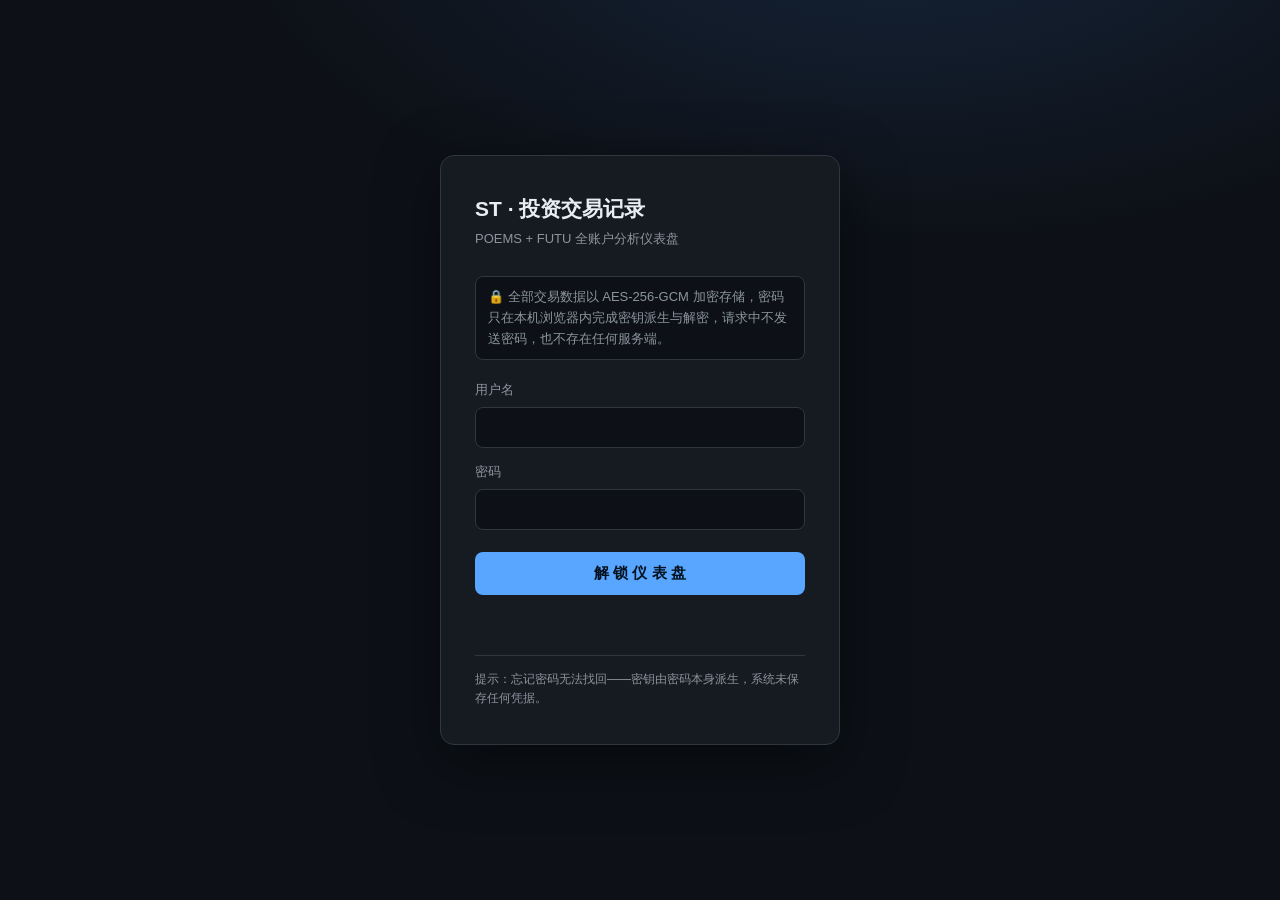
<file: index.html>
<!DOCTYPE html>
<html lang="zh-CN">
<head>
<meta charset="UTF-8">
<meta http-equiv="refresh" content="0; url=login.html">
<title>ST — 重定向</title>
</head>
<body>
<p>正在跳转到登录页… 若未跳转请点击 <a href="login.html">这里</a>。</p>
</body>
</html>
</file>
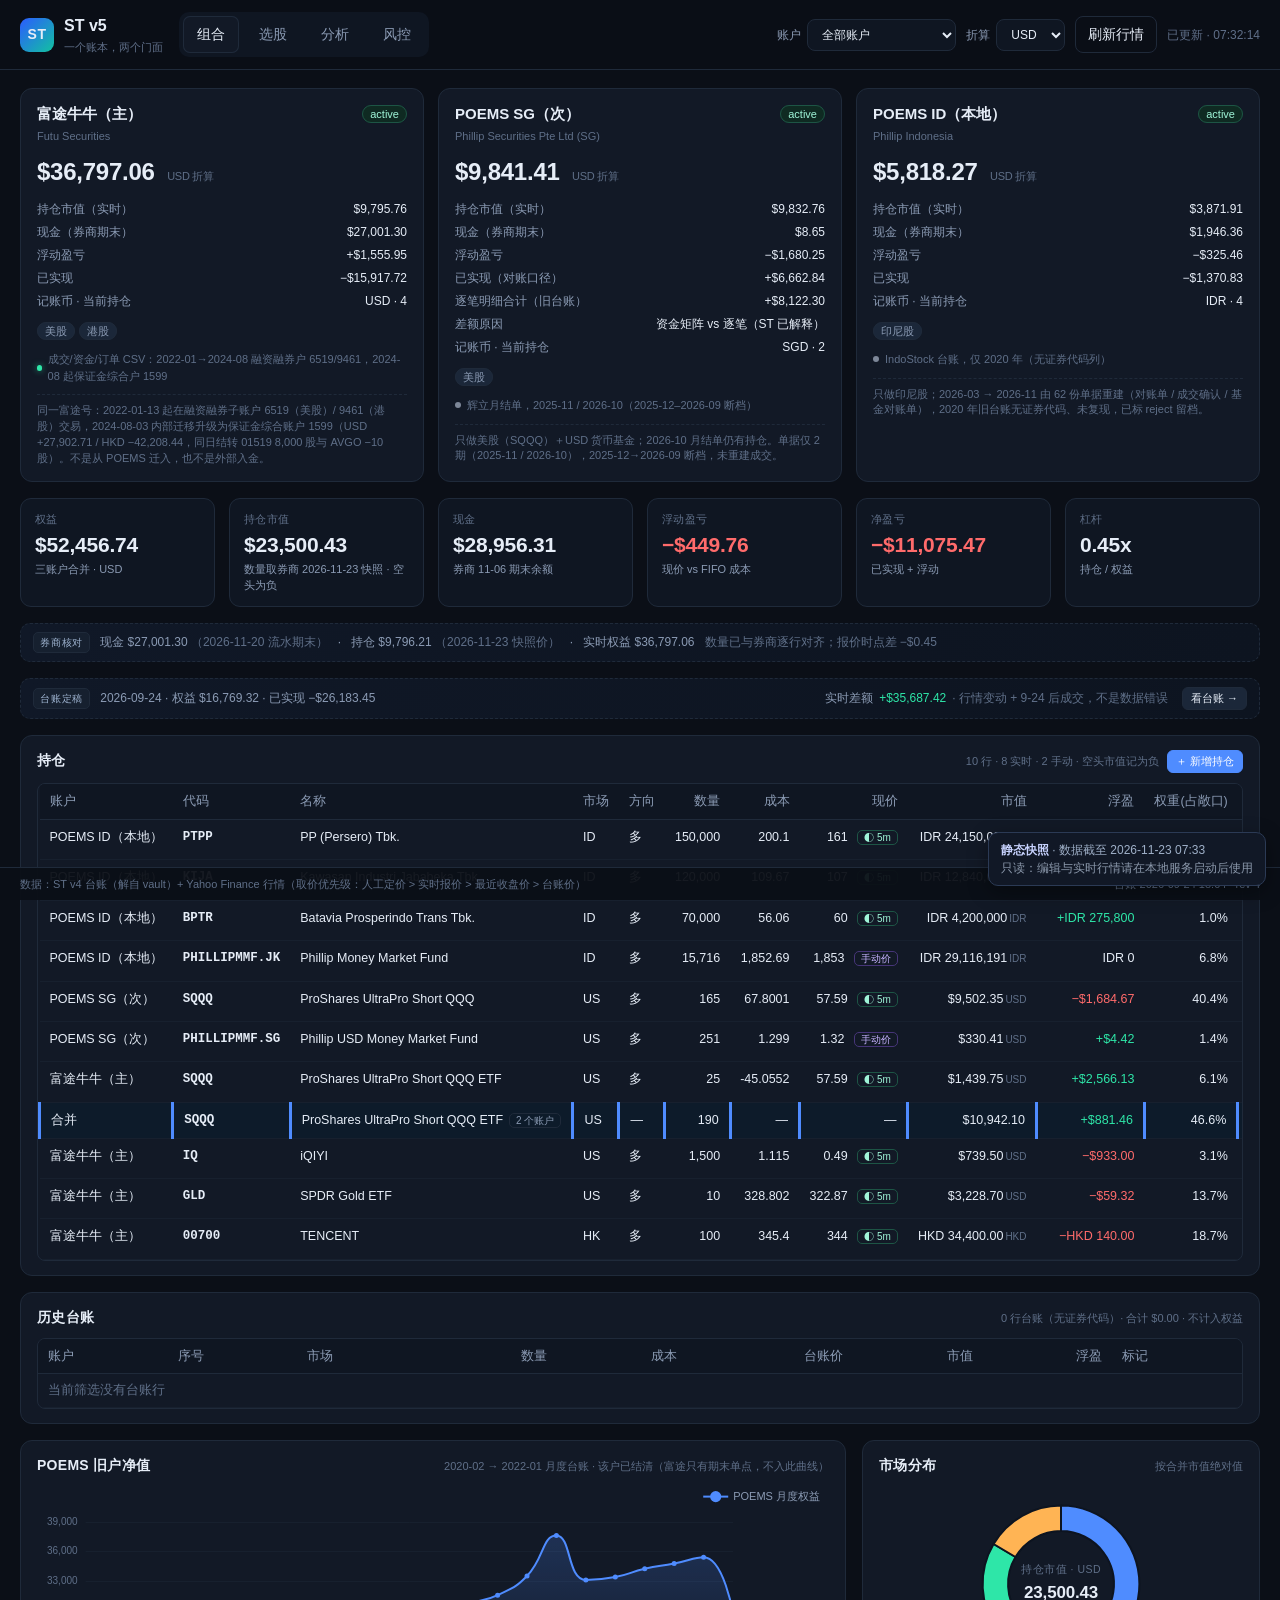
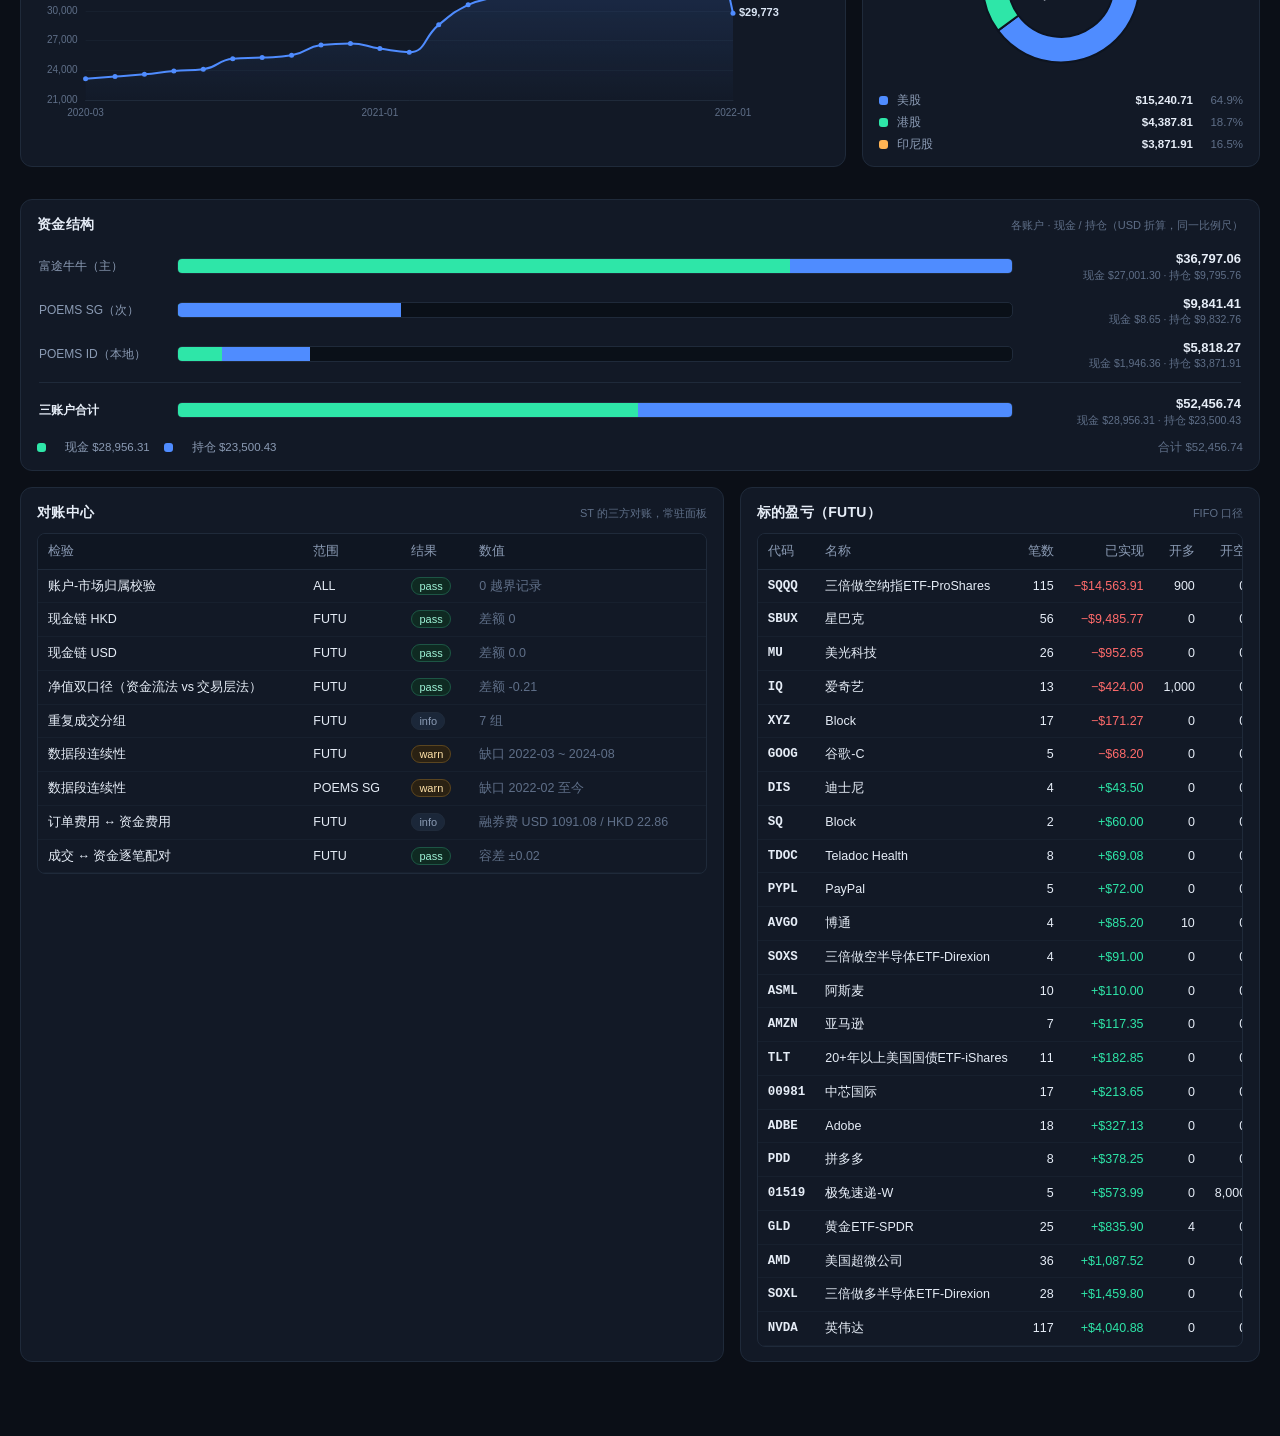
<file: docs/index.html>
<!DOCTYPE html>
<html lang="zh-CN">
<head>
<meta charset="utf-8">
<meta name="viewport" content="width=device-width, initial-scale=1">
<title>ST v5 · 一个账本，两个门面</title>
<link rel="icon" href="data:image/svg+xml,%3Csvg xmlns='http://www.w3.org/2000/svg' viewBox='0 0 32 32'%3E%3Crect width='32' height='32' rx='8' fill='%232b5cff'/%3E%3Ctext x='16' y='22' font-size='16' font-family='Arial' font-weight='700' fill='white' text-anchor='middle'%3EST%3C/text%3E%3C/svg%3E">
<link rel="stylesheet" href="style.css?v=97">
</head>
<body>
<header class="topbar">
  <div class="brand">
    <div class="logo">ST</div>
    <div class="brand-text">
      <h1>ST v5</h1>
      <p>一个账本，两个门面</p>
    </div>
  </div>

  <nav class="tabs" id="tabs">
    <button data-view="portfolio" class="active">组合</button>
    <button data-view="discover">选股</button>
    <button data-view="analysis">分析</button>
    <button data-view="risk">风控</button>
  </nav>

  <div class="tools">
    <label class="sel"><span>账户</span>
      <select id="accountSel">
        <option value="all">全部账户</option>
      </select>
    </label>
    <label class="sel"><span>折算</span>
      <select id="baseSel">
        <option value="USD">USD</option>
        <option value="SGD">SGD</option>
        <option value="IDR">IDR</option>
      </select>
    </label>
    <button id="refreshBtn" class="ghost">刷新行情</button>
    <span class="status" id="status">载入中…</span>
  </div>
</header>

<div id="banner" class="banner hidden"></div>

<main>
  <!-- ============ 组合 ============ -->
  <section id="view-portfolio" class="view active">
    <div class="cards" id="acctCards"></div>

    <div class="kpis" id="kpis"></div>
    <div class="ledger-strip" id="reconStrip"></div>
    <div class="ledger-strip" id="ledgerStrip"></div>

    <div class="panel">
      <div class="panel-head">
        <h2>持仓</h2>
        <div class="panel-tools">
          <span class="hint" id="posHint"></span>
          <button id="addPosBtn" class="primary btn-mini">＋ 新增持仓</button>
        </div>
      </div>
      <div class="table-wrap">
        <table class="grid" id="posTable">
          <thead>
            <tr>
              <th>账户</th><th>代码</th><th>名称</th><th>市场</th><th>方向</th>
              <th class="num sortable" data-key="qty">数量</th>
              <th class="num sortable" data-key="avg_cost">成本</th>
              <th class="num sortable" data-key="price">现价</th>
              <th class="num sortable" data-key="value_usd">市值</th>
              <th class="num sortable" data-key="pnl_usd">浮盈</th>
              <th class="num sortable" data-key="weight">权重(占敞口)</th>
              <th>风险标注</th><th>操作</th>
            </tr>
          </thead>
          <tbody></tbody>
        </table>
      </div>
    </div>

    <div class="panel">
      <div class="panel-head">
        <h2>历史台账</h2>
        <span class="hint" id="legacyHint"></span>
      </div>
      <div class="table-wrap">
        <table class="grid compact" id="legacyTable">
          <thead>
            <tr><th>账户</th><th>序号</th><th>市场</th><th class="num">数量</th>
            <th class="num">成本</th><th class="num">台账价</th><th class="num">市值</th>
            <th class="num">浮盈</th><th>标记</th></tr>
          </thead>
          <tbody></tbody>
        </table>
      </div>
    </div>

    <div class="viz-grid">
      <div class="panel viz-wide">
        <div class="panel-head"><h2>POEMS 旧户净值</h2><span class="hint">2020-02 → 2022-01 月度台账 · 该户已结清（富途只有期末单点，不入此曲线）</span></div>
        <div id="navChart" class="chart"></div>
      </div>
      <div class="panel">
        <div class="panel-head"><h2>市场分布</h2><span class="hint" id="mktHint">按合并市值绝对值</span></div>
        <div class="donut-wrap">
          <div id="mktChart" class="chart"></div>
          <div class="donut-center" id="mktCenter"></div>
        </div>
        <div id="mktLegend" class="viz-legend"></div>
      </div>
    </div>

    <div class="panel">
      <div class="panel-head"><h2>资金结构</h2><span class="hint" id="mixHint">各账户 · 现金 / 持仓（USD 折算）</span></div>
      <div id="mixChart" class="mix-bars"></div>
      <div id="mixLegend" class="viz-legend inline"></div>
    </div>

    <div class="grid2">
      <div class="panel">
        <div class="panel-head"><h2>对账中心</h2><span class="hint">ST 的三方对账，常驻面板</span></div>
        <div class="table-wrap">
          <table class="grid compact" id="reconTable">
            <thead><tr><th>检验</th><th>范围</th><th>结果</th><th>数值</th></tr></thead>
            <tbody></tbody>
          </table>
        </div>
      </div>
      <div class="panel">
        <div class="panel-head"><h2>标的盈亏（FUTU）</h2><span class="hint">FIFO 口径</span></div>
        <div class="table-wrap">
          <table class="grid compact" id="symTable">
            <thead><tr><th>代码</th><th>名称</th><th class="num">笔数</th><th class="num">已实现</th><th class="num">开多</th><th class="num">开空</th><th class="num">胜率</th></tr></thead>
            <tbody></tbody>
          </table>
        </div>
      </div>
    </div>
  </section>

  <!-- ============ 选股 ============ -->
  <section id="view-discover" class="view">
    <div class="panel">
      <div class="panel-head"><h2>搜索</h2><span class="hint">美股 / 港股 / 印尼股优先，A 股标参考</span></div>
      <div class="search-row">
        <input id="q" type="text" placeholder="代码或名称，例如 AAPL / 腾讯 / BBCA" autocomplete="off">
        <button id="searchBtn">搜索</button>
      </div>
      <div id="searchResults" class="results"></div>
    </div>

    <div class="panel" id="symbolPanel" style="display:none">
      <div class="panel-head"><h2 id="symTitle">单票详情</h2><span class="hint" id="symAsOf"></span></div>
      <div class="kpis small" id="symKpis"></div>
      <div class="grid2">
        <div id="symChart" class="chart"></div>
        <div class="side">
          <div class="sim-box">
            <h3>交易前模拟</h3>
            <div class="sim-row">
              <select id="simAccount"></select>
              <input id="simQty" type="number" min="1" step="1" value="100">
              <button id="simBtn" class="primary">模拟</button>
            </div>
            <div id="simOut" class="sim-out"></div>
          </div>
          <button id="watchBtn" class="ghost wide">加入观察池</button>
        </div>
      </div>
    </div>

    <div class="panel">
      <div class="panel-head">
        <h2>筛选器</h2>
        <span class="hint" id="coverageHint"></span>
      </div>
      <form id="screenForm" class="screen-form">
        <fieldset>
          <legend>市场</legend>
          <label><input type="checkbox" name="market" value="US" checked> 美股</label>
          <label><input type="checkbox" name="market" value="HK" checked> 港股</label>
          <label><input type="checkbox" name="market" value="ID" checked> 印尼股</label>
          <label class="muted"><input type="checkbox" name="market" value="CN"> A股（参考）</label>
        </fieldset>
        <fieldset>
          <legend>条件</legend>
          <label>PE ≤ <input name="pe_max" type="number" step="0.1" placeholder="15"></label>
          <label>PB ≤ <input name="pb_max" type="number" step="0.1" placeholder="1.5"></label>
          <label>股息率 ≥ <input name="div_min" type="number" step="0.1" placeholder="3">%</label>
          <label>ROE ≥ <input name="roe_min" type="number" step="0.1" placeholder="12">%</label>
          <label>市值 ≥ <input name="mcap_min" type="number" step="1" placeholder="10">B</label>
          <label>价格 ≤ <input name="price_max" type="number" step="0.01" placeholder=""></label>
        </fieldset>
        <div class="form-actions">
          <label class="check"><input id="allowMissing" type="checkbox"> 保留缺失字段（默认排除）</label>
          <button type="submit" class="primary">运行筛选</button>
          <button type="button" id="warmBtn" class="ghost">预热数据</button>
          <button type="button" id="exportBtn" class="ghost">导出 CSV</button>
          <span id="warmStatus" class="hint"></span>
        </div>
      </form>
      <div id="screenOut" class="results"></div>
    </div>

    <div class="panel">
      <div class="panel-head"><h2>观察池</h2><span class="hint">只记录想法，不触发下单</span></div>
      <div id="watchList" class="results"></div>
    </div>
  </section>

  <!-- ============ 分析 ============ -->
  <section id="view-analysis" class="view">
    <div class="panel story-panel">
      <div class="panel-head">
        <h2>交易历程 · 风格时间线</h2>
        <div class="panel-tools">
          <span class="hint" id="storyHint">载入中…</span>
        </div>
      </div>
      <div class="kpis small" id="storyKpis"></div>
      <div class="mx-block">
        <div class="mx-block-head">
          <h3>每月成交节奏</h3>
          <span class="hint" id="storyChartHint">柱 = 成交笔数；POEMS SG 旧户为平仓批次</span>
        </div>
        <div id="storyChart" class="chart"></div>
      </div>
      <div class="story-line" id="storyPhases"></div>
      <p class="note-line" id="storyNotes"></p>
    </div>

    <div class="panel">
      <div class="panel-head">
        <h2>交易关键指标</h2>
        <div class="panel-tools">
          <span class="hint" id="mxHint">载入中…</span>
          <button id="mxBtn" class="ghost btn-mini">重算并核对</button>
        </div>
      </div>
      <div class="kpis" id="mxHero"></div>
      <div class="mx-accs" id="mxAccounts"></div>
      <div class="mx-block">
        <div class="mx-block-head">
          <h3>富途 1599 · 券商流水核对</h3>
          <span class="chip info" id="mxStTag">富途 · 资金明细</span>
          <span class="chip ok" id="mxApiTag" style="display:none">API 直连</span>
        </div>
        <div class="table-wrap">
          <table class="grid compact mx-recon" id="mxRecon">
            <thead><tr><th>项目（仅富途）</th><th>券商口径</th><th>系统台账</th><th class="num">差额</th><th>说明</th></tr></thead>
            <tbody></tbody>
          </table>
        </div>
      </div>
      <div class="mx-block">
        <div class="mx-block-head">
          <h3>账户盈亏 · 三账户对账</h3>
          <span class="chip info" id="mxBridgeTag">核对「亏了 5 万」</span>
        </div>
        <div id="bridgeChart" class="chart short"></div>
        <div class="table-wrap">
          <table class="grid compact mx-recon" id="mxBridge">
            <thead><tr><th>账户 / 账户内时期</th><th class="num">金额 USD</th><th>说明 / 证据</th></tr></thead>
            <tbody></tbody>
          </table>
        </div>
        <div class="mx-bridge-note" id="mxBridgeNote"></div>
      </div>
      <div class="mx-block">
        <div class="mx-block-head">
          <h3>亏损差额拆解 · 账簿 → 记忆参照</h3>
          <span class="chip info" id="mxGapTag">记忆 −5 万 只作方向</span>
        </div>
        <div class="table-wrap">
          <table class="grid compact mx-recon" id="mxGap">
            <thead><tr><th>项目</th><th class="num">金额 USD</th><th>性质</th><th>依据 / 凭证</th></tr></thead>
            <tbody></tbody>
          </table>
        </div>
      </div>
      <div class="mx-block">
        <div class="mx-block-head"><h3>资金去向 · 富途 1599</h3><span class="hint">仅富途券商流水，USD 折算，出金/费用为负</span></div>
        <div class="mx-buckets" id="mxBuckets"></div>
      </div>
      <div class="mx-block">
        <div class="mx-block-head">
          <h3>流水明细</h3>
          <div class="panel-tools">
            <span class="hint" id="mxFlowHint">倒序</span>
            <button id="mxFlowMore" class="ghost btn-mini">再看 50 条</button>
          </div>
        </div>
        <div class="table-wrap">
          <table class="grid compact" id="mxFlows">
            <thead><tr><th>时间</th><th>类型 · 代码</th><th class="num">金额</th><th class="num">余额</th><th>币种</th></tr></thead>
            <tbody></tbody>
          </table>
        </div>
      </div>
      <p class="note-line">口径：期间/笔数/已实现来自台账（232 条平仓事件的 FIFO）；出入金、成交笔数、期末现金来自富途 OpenAPI 流水（2024-08-03 → 2026-11-20 07:15）；在手持仓为 2026-11-20 券商快照。<b>富途没有平仓台账，已实现只能用 FIFO 重建</b>；券商现金口径的累计盈亏含费用、利息、股息与在手持仓浮盈变动，两者不可互相替代。</p>
    </div>

    <div class="panel">
      <div class="panel-head">
        <h2>POEMS 印尼账户台账</h2>
        <div class="panel-tools">
          <span class="chip info" id="pmTag">POEMS ID · IDR</span>
          <button id="pmBtn" class="ghost btn-mini">重导单据</button>
        </div>
      </div>
      <div class="kpis pm-kpis" id="pmHero"></div>
      <div class="pm-grid">
        <div class="pm-col">
          <div class="mx-block-head"><h3>当前持仓</h3><span class="hint" id="pmPosHint">—</span></div>
          <div class="table-wrap">
            <table class="grid compact" id="pmPos">
              <thead><tr><th>代码</th><th class="num">数量</th><th class="num">成本</th><th class="num">现价</th><th class="num">市值 IDR</th><th class="num">浮动</th><th>价源</th></tr></thead>
              <tbody></tbody>
            </table>
          </div>
        </div>
        <div class="pm-col">
          <div class="mx-block-head"><h3>最近成交</h3><span class="hint">成交确认聚合</span></div>
          <div class="table-wrap">
            <table class="grid compact" id="pmTr">
              <thead><tr><th>日期</th><th>方向</th><th>代码</th><th class="num">数量</th><th class="num">价格</th><th class="num">净额 IDR</th></tr></thead>
              <tbody></tbody>
            </table>
          </div>
        </div>
      </div>
      <div class="mx-block">
        <div class="mx-block-head"><h3>月度对账</h3><span class="hint">期末现金 · 持仓 · 成交笔数</span></div>
        <div class="table-wrap">
          <table class="grid compact" id="pmMonth">
            <thead><tr><th>月份</th><th class="num">期末现金 IDR</th><th class="num">持仓只数</th><th class="num">本月成交</th><th class="num">存入</th><th class="num">取出</th><th class="num">分红</th></tr></thead>
            <tbody></tbody>
          </table>
        </div>
      </div>
      <div class="pm-checks" id="pmChecks"></div>
      <p class="note-line">口径：成交以 38 份成交确认聚合的 <b>56 个单侧成交</b> 为准，已与 11 个月对账单的持仓链逐月对平；现金以对账单期末余额为准，10–11 月暂无对账单，用 9-30 现金 + 成交净额估算；货币基金按基金对账单的单位数与 NAV。<b>POEMS SG（新加坡）不在本档案夹内</b>，仍沿用 2022-01 台账，未与印尼账户合并。</p>
    </div>

    <div class="panel">
      <div class="panel-head">
        <h2>POEMS 新加坡账户台账</h2>
        <div class="panel-tools">
          <span class="chip info" id="psTag">POEMS SG · USD 结算</span>
          <button id="psBtn" class="ghost btn-mini">重导月结单</button>
        </div>
      </div>
      <div class="kpis pm-kpis" id="psHero"></div>
      <div class="pm-grid">
        <div class="pm-col">
          <div class="mx-block-head"><h3>当前持仓</h3><span class="hint" id="psPosHint">—</span></div>
          <div class="table-wrap">
            <table class="grid compact" id="psPos">
              <thead><tr><th>代码</th><th class="num">数量</th><th class="num">成本</th><th class="num">现价</th><th class="num">市值 USD</th><th class="num">浮动</th><th>价源</th></tr></thead>
              <tbody></tbody>
            </table>
          </div>
        </div>
        <div class="pm-col">
          <div class="mx-block-head"><h3>两期月结单对比</h3><span class="hint">期末口径</span></div>
          <div class="table-wrap">
            <table class="grid compact" id="psSnap">
              <thead><tr><th>项目</th><th class="num">2025-11-28</th><th class="num">2026-10-31</th><th class="num">变化</th></tr></thead>
              <tbody></tbody>
            </table>
          </div>
        </div>
      </div>
      <div class="mx-block">
        <div class="mx-block-head"><h3>2025 年度股息（含 30% 美国预扣税）</h3><span class="hint" id="psDivHint">—</span></div>
        <div class="table-wrap">
          <table class="grid compact" id="psDiv">
            <thead><tr><th>派息日</th><th>标的</th><th class="num">股数</th><th class="num">每份</th><th class="num">税前</th><th class="num">预扣税</th><th class="num">净入账</th></tr></thead>
            <tbody></tbody>
          </table>
        </div>
      </div>
      <div class="pm-checks" id="psChecks"></div>
      <p class="note-line">口径：SG 账户（Margin Account）结算币 USD、以 SGD 折算列示。仅有 <b>2025-11 与 2026-10 两期月结单 + 1 份 2025 年度股息税单</b>，2025-12 → 2026-09 共 10 个月断档；SQQQ 12 → 165 股、基金 51.23 → 250.94 份的中间成交流水缺失，<b>不重建买入价与已实现盈亏</b>。2020–2022 旧台账仍留档，不计入当前权益。</p>
    </div>
    <div class="panel">
      <div class="panel-head">
        <h2>数据体检</h2>
        <div class="panel-tools">
          <span class="hint" id="hygieneHint">载入中…</span>
          <button id="hygToggle" class="ghost btn-mini">显示全部</button>
          <button id="hygieneBtn" class="ghost btn-mini">重新体检并应用</button>
        </div>
      </div>
      <div id="hygieneSummary" class="hyg-sum"></div>
      <div class="table-wrap">
        <table class="grid compact" id="hygieneTable">
          <thead><tr><th>表</th><th>行 ID</th><th>判定</th><th>原因</th><th>账户</th></tr></thead>
          <tbody></tbody>
        </table>
      </div>
      <p class="note-line">剔除 = 不进入任何合计、筛选与时间线；可疑 = 保留并单独说明。原始行不删除，可随时复核。</p>
    </div>

    <div class="panel">
      <div class="panel-head"><h2>交易时间线</h2><span class="hint">按有日期的平仓记录重建（无日期行不计入）</span></div>
      <div id="timelineCards" class="timeline"></div>
      <div id="pnlChart" class="chart tall"></div>
    </div>

    <div class="panel">
      <div class="panel-head"><h2>交易偏好画像</h2><span class="hint">从 389 笔有日期的交易里归纳</span></div>
      <div class="kpis small" id="profileCards"></div>
      <ul class="notes" id="profileNotes"></ul>
    </div>

    <div class="panel">
      <div class="panel-head">
        <h2>纪律检查</h2>
        <div class="panel-tools">
          <span class="hint" id="ruleHint">载入中…</span>
          <button id="ruleBtn" class="ghost btn-mini">重新检查</button>
        </div>
      </div>
      <div id="ruleList" class="rule-list"></div>
      <p class="note-line">阈值取自公开交易纪律：单笔 ≤2% 权益、单票 ≤30%（50% 硬失效）、总敞口 ≤2.0x、现金 ≥0、空头 ≤10%、杠杆 ETF ≤10%、赔率 ≥1、期望值 &gt;0。新增持仓时同一套检查会在弹窗里实时报警。</p>
    </div>

    <div class="panel">
      <div class="panel-head"><h2>下一步动作</h2><span class="hint">按当前组合与历史手法推算，可逐条执行</span></div>
      <div id="actionList" class="action-list"></div>
    </div>

    <div class="panel">
      <div class="panel-head"><h2>风险清单</h2><span class="hint">历史行为 + 当前持仓</span></div>
      <div id="riskList" class="risk-list"></div>
    </div>

    <div class="panel">
      <div class="panel-head"><h2>标的分布</h2><span class="hint">笔数与已实现盈亏</span></div>
      <div class="table-wrap">
        <table class="grid compact" id="profileTable">
          <thead><tr><th>代码</th><th class="num">笔数</th><th class="num">已实现</th><th class="num">胜率</th><th>类型</th></tr></thead>
          <tbody></tbody>
        </table>
      </div>
    </div>
  </section>

  <section id="view-risk" class="view">
    <div class="panel">
      <div class="panel-head"><h2>市场盘面</h2>
        <div class="panel-tools"><span class="hint" id="riskAsOf">载入中…</span>
          <button id="riskRefresh" class="ghost btn-mini">重新计算</button></div>
      </div>
      <div class="kpis small" id="riskKpis"></div>
      <div id="mktBoard" class="mkt-board"></div>
      <ul class="notes" id="mktNotes"></ul>
    </div>

    <div class="panel">
      <div class="panel-head"><h2>逐仓：盈亏比 / 概率 / 止盈止损</h2><span class="hint" id="lvlHint"></span></div>
      <div class="table-wrap">
        <table class="grid compact" id="lvlTable">
          <thead><tr>
            <th>标的</th><th>方向</th><th class="num">数量</th>
            <th class="num">现价</th><th class="num">ATR%</th><th class="num">止损</th><th class="num">止盈</th>
            <th class="num">盈亏比</th><th class="num">概率 / 胜率</th>
            <th class="num">期望</th><th>提示</th>
          </tr></thead>
          <tbody></tbody>
        </table>
      </div>
      <p class="note-line">止损 = 2×ATR(14) 与 20 日低点取更外侧，上限 3×ATR；止盈 = 3×ATR 与 20 日高，上限 5×ATR。
        首达概率 = 无漂移随机游走先碰到止盈的概率（不利距离 / 总距离），不是预测；期望按历史胜率算。</p>
    </div>

    <div class="panel">
      <div class="panel-head"><h2>对冲与回本</h2><span class="hint" id="hedgeHint">净 beta 敞口 · 情景 · 回本价</span></div>
      <div id="hedgeWarn" class="warn-strip hidden"></div>
      <div class="kpis small" id="hedgeCards"></div>
      <div class="table-wrap">
        <table class="grid compact" id="hedgeTable">
          <thead><tr><th>市场</th><th>基准</th><th class="num">净 beta 敞口</th>
            <th>对冲标的</th><th class="num">方向 / 股数</th><th class="num">名义 USD</th><th>可行性</th></tr></thead>
          <tbody></tbody>
        </table>
      </div>
      <div class="table-wrap">
        <table class="grid compact" id="scenTable">
          <thead><tr><th>基准情景</th><th class="num">未对冲盈亏</th><th class="num">占权益</th>
            <th class="num">对冲后盈亏（理论）</th><th class="num">差额</th></tr></thead>
          <tbody></tbody>
        </table>
      </div>
      <div class="table-wrap">
        <table class="grid compact" id="beTable">
          <thead><tr><th>浮亏标的</th><th>方向</th><th class="num">现价</th>
            <th class="num">回本价</th><th class="num">还需变动</th><th class="num">浮亏</th></tr></thead>
          <tbody></tbody>
        </table>
      </div>
      <p class="note-line" id="beNote"></p>
    </div>
  </section>
</main>

<!-- 持仓编辑弹窗 -->
<div id="posModal" class="modal hidden">
  <div class="modal-card">
    <div class="modal-head">
      <h2 id="posModalTitle">新增持仓</h2>
      <button id="posModalClose" class="btn-mini ghost">关闭</button>
    </div>
    <div class="modal-body">
      <label>账户 <select id="fAccount"></select></label>
      <label>代码 <input id="fSymbol" placeholder="例如 AAPL / 0700 / BBCA" autocomplete="off"></label>
      <label>名称 <input id="fName" placeholder="可留空" autocomplete="off"></label>
      <label>方向 <select id="fSide"><option value="LONG">多头</option><option value="SHORT">空头</option></select></label>
      <label>数量 <input id="fQty" type="number" step="any" min="0" placeholder="股数"></label>
      <label>成本价 <input id="fCost" type="number" step="any" min="0" placeholder="含费用成本"></label>
      <label>开仓日 <input id="fOpen" type="date"></label>
      <label class="wide">备注 <input id="fNote" placeholder="为什么建这个仓 / 止损条件"></label>
      <div class="modal-check" id="fCheck"></div>
      <div class="modal-tip" id="fTip"></div>
    </div>
    <div class="modal-foot">
      <span class="hint" id="fErr"></span>
      <button id="posModalCancel" class="ghost">取消</button>
      <button id="posModalSave" class="primary">保存</button>
    </div>
  </div>
</div>

<!-- 定价弹窗：人工改价（优先级最高，覆盖实时价与收盘价） -->
<div id="priceModal" class="modal hidden">
  <div class="modal-card">
    <div class="modal-head">
      <h2 id="pSymbol">手动定价</h2>
      <button id="pClose" class="btn-mini ghost">关闭</button>
    </div>
    <div class="modal-body">
      <label>现价 <input id="pPrice" type="number" step="any" min="0" placeholder="例如 9.71"></label>
      <label class="wide">原因 <input id="pNote" placeholder="券商报价延迟 / 停牌 / 修正错价" autocomplete="off"></label>
      <div class="modal-tip" id="pTip"></div>
    </div>
    <div class="modal-foot">
      <span class="hint" id="pErr"></span>
      <button id="pClear" class="ghost">清除手动价</button>
      <button id="pCancel" class="ghost">取消</button>
      <button id="pSave" class="primary">保存</button>
    </div>
  </div>
</div>

<footer>
  <span>数据：ST v4 台账（解自 vault）+ Yahoo Finance 行情（取价优先级：人工定价 &gt; 实时报价 &gt; 最近收盘价 &gt; 台账价）</span>
  <span id="footMeta"></span>
</footer>

<script src="static-shim.js?v=202611230733"></script>
<script src="echarts.min.js?v=56"></script>
<script src="app.js?v=97"></script>
</body>
</html>
</file>
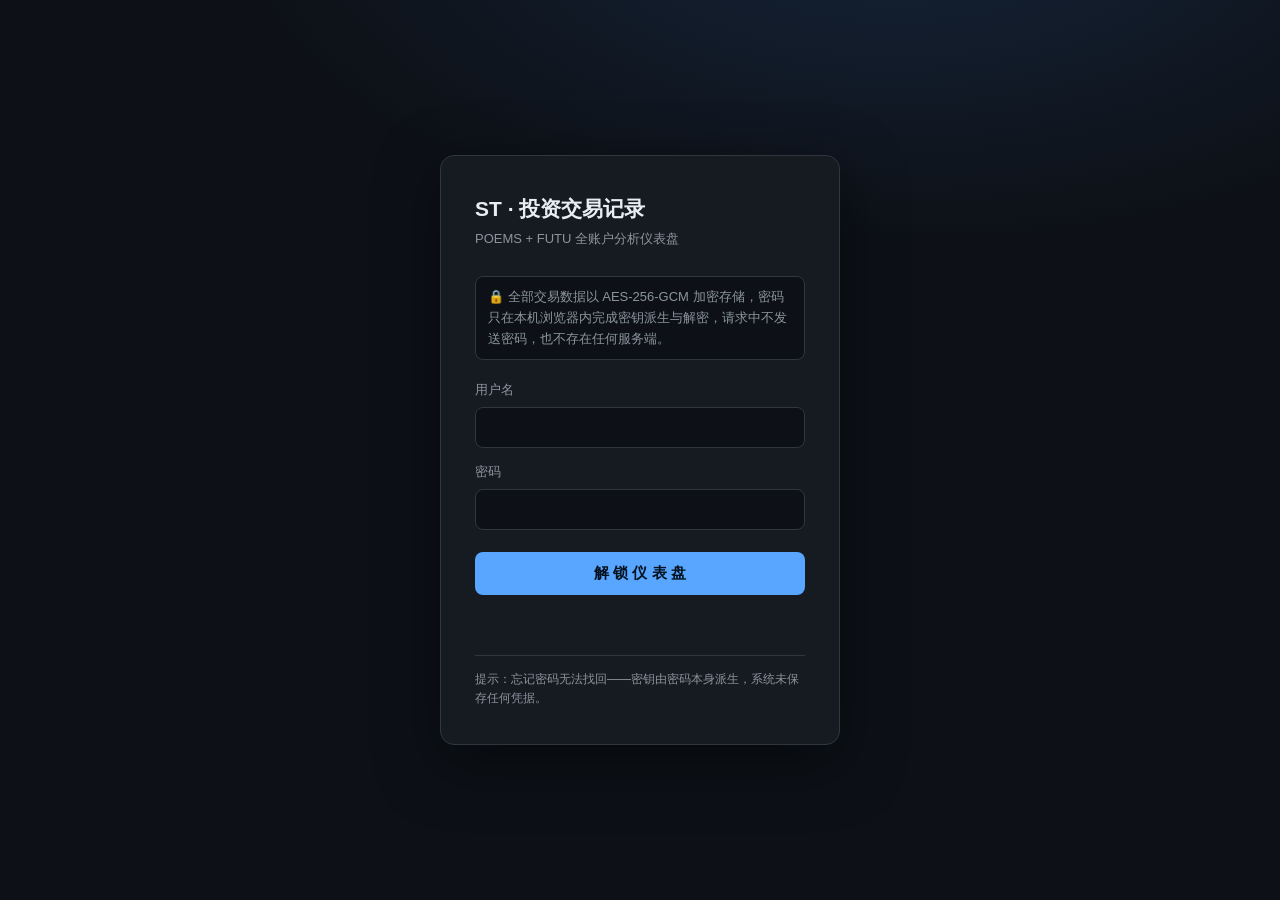
<file: dashboard.html>
<!DOCTYPE html>
<html lang="zh-CN">
<head>
<meta charset="UTF-8">
<meta name="viewport" content="width=device-width, initial-scale=1">
<meta name="robots" content="noindex, nofollow">
<title>ST · 投资交易仪表盘</title>
<style>
:root{--bg:#0b0f17;--card:#121826;--card2:#0e1420;--line:#232c3d;--txt:#dbe4f0;--sub:#8593ab;--acc:#5aa7ff;--ok:#2fbf71;--bad:#ef5b5b;--warn:#e8a13c}
*{box-sizing:border-box;margin:0;padding:0}
body{background:var(--bg);color:var(--txt);font:14px/1.55 -apple-system,"Segoe UI","Microsoft YaHei",sans-serif}
header{position:sticky;top:0;z-index:10;background:rgba(11,15,23,.92);backdrop-filter:blur(8px);border-bottom:1px solid var(--line);padding:14px 28px;display:flex;align-items:center;gap:16px}
header h1{font-size:17px;font-weight:700;letter-spacing:.5px}
header .meta{color:var(--sub);font-size:12px;flex:1}
header button{background:none;border:1px solid var(--line);color:var(--sub);padding:6px 14px;border-radius:6px;cursor:pointer;font-size:13px}
header button:hover{color:var(--txt);border-color:var(--acc)}
nav{display:flex;gap:4px;padding:10px 28px 0;flex-wrap:wrap}
nav a{color:var(--sub);text-decoration:none;padding:7px 14px;border-radius:8px 8px 0 0;font-size:13px;border:1px solid transparent;border-bottom:none}
nav a:hover{color:var(--txt);background:var(--card)}
main{padding:20px 28px 60px;max-width:1280px;margin:0 auto}
section{margin-bottom:34px}
h2{font-size:15px;margin-bottom:14px;color:var(--txt);border-left:3px solid var(--acc);padding-left:10px}
.cards{display:grid;grid-template-columns:repeat(auto-fit,minmax(200px,1fr));gap:12px}
.card{background:var(--card);border:1px solid var(--line);border-radius:12px;padding:16px 18px;min-width:0}
.card .k{font-size:12px;color:var(--sub);margin-bottom:6px;overflow-wrap:break-word}
.card .v{font-size:22px;font-weight:700;font-variant-numeric:tabular-nums;overflow-wrap:break-word}
.card .s{font-size:11.5px;color:var(--sub);margin-top:5px;overflow-wrap:break-word;line-height:1.45}
.pos{color:var(--ok)}.neg{color:var(--bad)}.neu{color:var(--warn)}
.grid2{display:grid;grid-template-columns:1fr 1fr;gap:14px}
@media(max-width:900px){.grid2{grid-template-columns:1fr}}
.chart{background:var(--card);border:1px solid var(--line);border-radius:12px;padding:10px}
.chart .box360{height:360px;width:100%}
.chart .box300{height:300px;width:100%}
table{width:100%;border-collapse:collapse;font-size:12.5px}
th,td{padding:7px 10px;text-align:right;border-bottom:1px solid var(--line);white-space:nowrap;font-variant-numeric:tabular-nums}
th:first-child,td:first-child{text-align:left}
th{color:var(--sub);font-weight:600;position:sticky;top:0;background:var(--card)}
.tw{max-height:420px;overflow:auto;background:var(--card);border:1px solid var(--line);border-radius:12px;padding:6px 10px}
.note{font-size:12px;color:var(--sub);background:var(--card2);border:1px solid var(--line);border-left:3px solid var(--warn);border-radius:8px;padding:12px 16px;margin-top:12px;line-height:1.8}
.insight{background:var(--card);border:1px solid var(--line);border-radius:12px;padding:18px 22px;line-height:2;font-size:13.5px}
.insight b{color:var(--acc)}
.toolbar{display:flex;gap:10px;margin-bottom:10px;align-items:center;flex-wrap:wrap}
.toolbar input,.toolbar select{background:var(--card2);border:1px solid var(--line);color:var(--txt);border-radius:8px;padding:8px 12px;font-size:13px;outline:none}
.toolbar .grow{flex:1}
.badge{display:inline-block;padding:1px 8px;border-radius:10px;font-size:11px;border:1px solid var(--line);color:var(--sub)}
footer{padding:24px 28px;color:var(--sub);font-size:12px;border-top:1px solid var(--line)}
</style>
</head>
<body>
<header>
  <h1>📈 ST · 交易分析仪表盘</h1>
  <span class="meta" id="metaTop">POEMS（新加坡保证金） + FUTU（港股美股保证金）</span>
  <button id="btnLogout" title="清除本地会话数据">登 出</button>
</header>
<nav id="nav">
  <a href="#overview">总览</a><a href="#recon">数据对账</a><a href="#equity">净值与收益</a><a href="#yearly">本金vs盈亏</a><a href="#payback">回本测算</a><a href="#ranking">盈亏榜</a><a href="#poems">POEMS 分析</a>
  <a href="#futu">FUTU 分析</a><a href="#positions">当前持仓</a><a href="#trades">交易明细</a><a href="#notes">口径与说明</a>
</nav>
<main>
<section id="overview"><h2>账户总览</h2><div class="cards" id="kpis"></div></section>
<section id="diagnosis"><h2>关键诊断（自动生成）</h2><div class="insight" id="insights"></div></section>
<section id="recon"><h2>数据对账（FUTU 以资金明细为唯一事实源）</h2><div class="tw" id="tRecon"></div></section>
<section id="equity"><h2>净值曲线与月度盈亏</h2>
  <div class="grid2">
    <div class="chart"><div class="box360" id="cEq"></div></div>
    <div class="chart"><div class="box360" id="cBench"></div></div>
    <div class="chart"><div class="box360" id="cMonthly"></div></div>
    <div class="chart"><div class="box360" id="cFutuMonthly"></div></div>
  </div>
  <div class="note" id="eqNote"></div>
</section>
<section id="yearly"><h2>① 总本金 vs 总盈亏（按年份）</h2>
  <div class="chart"><div class="box360" id="cYearly"></div></div>
  <div class="grid2" style="margin-top:14px">
    <div class="tw" id="tYearlyFutu"></div>
    <div class="tw" id="tYearlyPoems"></div>
  </div>
  <div class="note" id="yearlyNote"></div>
</section>
<section id="payback"><h2>② 回本周期与条件</h2>
  <div class="grid2">
    <div class="chart"><div class="box360" id="cPayback"></div></div>
    <div class="tw" id="tPayback"></div>
  </div>
  <div class="note" id="paybackNote"></div>
</section>
<section id="ranking"><h2>③ 最大亏损 10 只 vs 最大盈利 10 只（跨账户，按 USD 折算排序）</h2>
  <div class="grid2">
    <div class="chart"><div class="box360" id="cTopLoss"></div></div>
    <div class="chart"><div class="box360" id="cTopGain"></div></div>
  </div>
</section>
<section id="poems"><h2>POEMS（ShareInvestment）分析</h2>
  <div class="grid2">
    <div class="chart"><div class="box360" id="cPoemsScatter"></div></div>
    <div class="chart"><div class="box360" id="cHoldDays"></div></div>
    <div class="chart"><div class="box360" id="cDayGrade"></div></div>
    <div class="chart"><div class="box360" id="cPoemsMkt"></div></div>
  </div>
</section>
<section id="futu"><h2>FUTU 分析（2024-08 起的 CSV 完整成交）</h2>
  <div class="grid2">
    <div class="chart"><div class="box360" id="cFutuSym"></div></div>
    <div class="chart"><div class="box360" id="cOrders"></div></div>
  </div>
  <div class="note">⚠️ FUTU 2024-08 之前的早期交易（Excel 台账记至 2022-01）不在 CSV 导出覆盖范围内，两套数据口径并存，详见底部说明。</div>
</section>
<section id="positions"><h2>当前持仓（按数据导出时点）</h2>
  <div class="note" style="margin:6px 0 14px">* FUTU「现价/浮动盈亏」按 CSV 中最后一笔成交价估算，非实时行情；POEMS 为 Excel 台账快照值。合计浮动盈亏：FUTU USD <span id="futuUpnl"></span></div>
  <h2 style="font-size:13px;margin-top:18px">FUTU 持仓（FIFO 剩余批次成本）</h2>
  <div class="tw" id="tFutuOpen"></div>
  <h2 style="font-size:13px;margin-top:18px">POEMS 持仓（账户已关闭，2022-01 快照；6 只已迁至 FUTU）</h2>
  <div class="tw" id="tPoemsOpen"></div>
</section>
<section id="trades"><h2>交易明细</h2>
  <div class="toolbar">
    <select id="tradeAcct"><option value="poems">POEMS 已平仓（158）</option><option value="futu">FUTU 卖出批次（234）</option></select>
    <input id="tradeSearch" class="grow" placeholder="搜索 代码/名称/市场/日期…">
    <button id="tradeMore" style="display:none" class="badge">加载更多</button>
  </div>
  <div class="tw" id="tTrades" style="max-height:560px"></div>
</section>
<section id="notes"><h2>数据口径与隐私说明</h2><div class="note" id="caveats"></div></section>
</main>
<footer>数据截至 2026-09-22 导出时点 · 全部数据以 AES-256-GCM 加密于 vault.json，仅登录会话内在本机浏览器解密 · 无第三方遥测</footer>
<script src="echarts.min.js"></script>
<script src="app.js"></script>
</body>
</html>
</file>
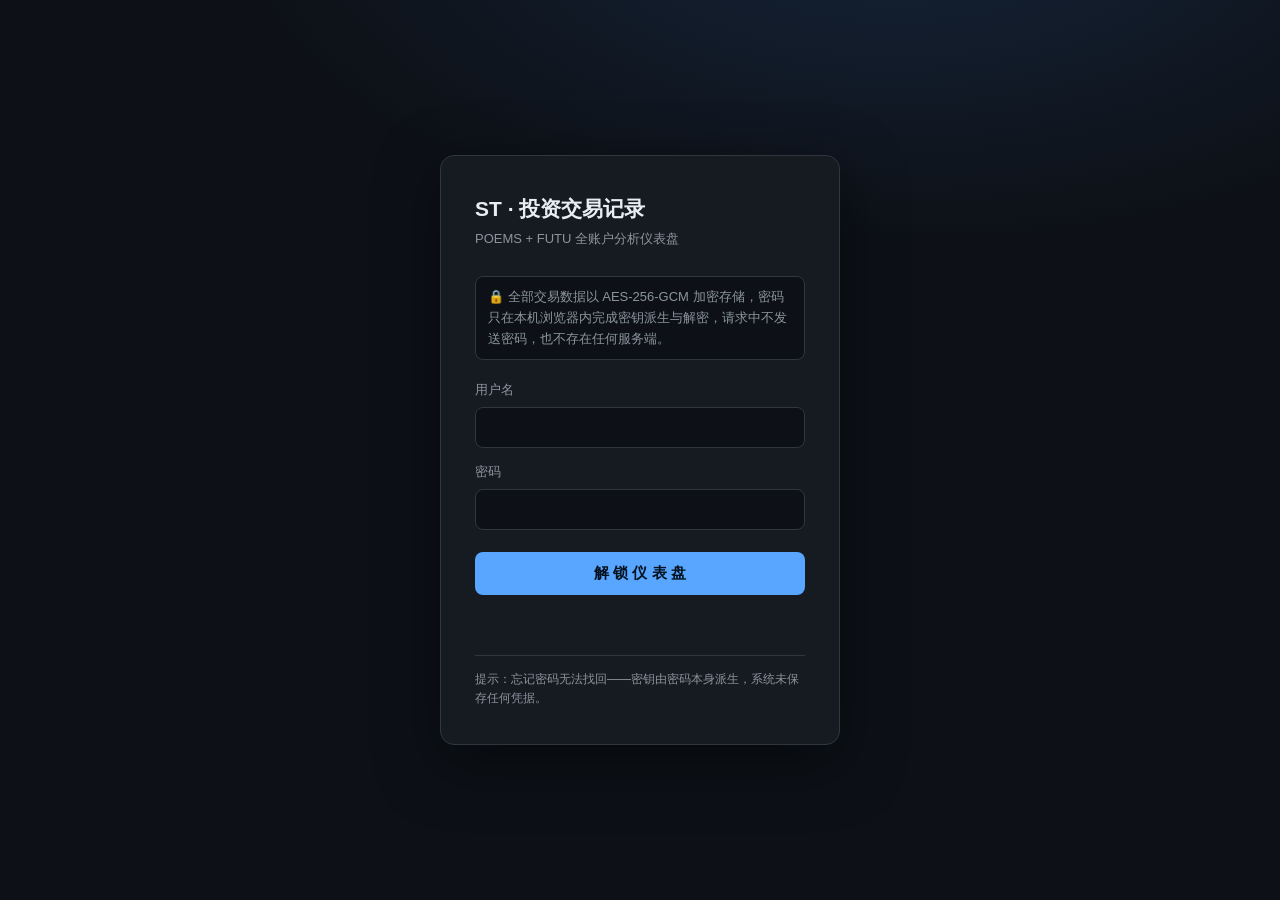
<file: login.html>
<!DOCTYPE html>
<html lang="zh-CN">
<head>
<meta charset="UTF-8">
<meta name="viewport" content="width=device-width, initial-scale=1">
<meta name="robots" content="noindex, nofollow">
<title>登录 · ST 投资交易记录</title>
<style>
:root{--bg:#0d1117;--card:#161b22;--line:#30363d;--txt:#e6edf3;--sub:#8b949e;--acc:#58a6ff;--ok:#3fb950;--bad:#f85149}
*{box-sizing:border-box;margin:0;padding:0}
body{background:radial-gradient(1200px 600px at 70% -10%,#152338 0%,var(--bg) 55%);color:var(--txt);font:15px/1.6 -apple-system,"Segoe UI","Microsoft YaHei",sans-serif;min-height:100vh;display:flex;align-items:center;justify-content:center;padding:24px}
.box{width:100%;max-width:400px;background:var(--card);border:1px solid var(--line);border-radius:14px;padding:36px 34px;box-shadow:0 18px 60px rgba(0,0,0,.5)}
h1{font-size:21px;margin-bottom:4px}
.tag{color:var(--sub);font-size:13px;margin-bottom:26px}
label{display:block;font-size:13px;color:var(--sub);margin:14px 0 6px}
input{width:100%;padding:11px 13px;background:#0d1117;border:1px solid var(--line);border-radius:8px;color:var(--txt);font-size:15px;outline:none}
input:focus{border-color:var(--acc)}
button{width:100%;margin-top:22px;padding:12px;background:var(--acc);color:#04121f;font-weight:700;font-size:15px;border:0;border-radius:8px;cursor:pointer}
button:disabled{opacity:.5;cursor:wait}
.msg{min-height:22px;margin-top:14px;font-size:13px;color:var(--bad)}
.msg.ok{color:var(--ok)}
.foot{margin-top:24px;font-size:12px;color:var(--sub);border-top:1px solid var(--line);padding-top:14px}
.lock{font-size:13px;color:var(--sub);margin-bottom:20px;padding:10px 12px;background:#0d1117;border:1px solid var(--line);border-radius:8px}
</style>
</head>
<body>
<form class="box" id="f" autocomplete="off">
  <h1>ST · 投资交易记录</h1>
  <div class="tag">POEMS + FUTU 全账户分析仪表盘</div>
  <div class="lock">🔒 全部交易数据以 AES-256-GCM 加密存储，密码只在本机浏览器内完成密钥派生与解密，请求中不发送密码，也不存在任何服务端。</div>
  <label for="u">用户名</label>
  <input id="u" name="u" autocomplete="username" required>
  <label for="p">密码</label>
  <input id="p" name="p" type="password" autocomplete="current-password" required>
  <button id="btn" type="submit">解 锁 仪 表 盘</button>
  <div class="msg" id="msg" aria-live="polite"></div>
  <div class="foot">提示：忘记密码无法找回——密钥由密码本身派生，系统未保存任何凭据。</div>
</form>
<script src="crypto.js"></script>
<script src="sha256.js"></script>
<script src="vault.js"></script>
<script>
const $ = (id) => document.getElementById(id);
let vaultPromise = null;
const loadVault = () => vaultPromise || (vaultPromise =
  fetch("vault.json").then(r => { if (!r.ok) throw new Error("http"); return r.json(); })
    .catch(() => { if (window.__VAULT__) return window.__VAULT__; throw new Error("vault 加载失败"); }));

async function shaFallback(s) { // 非安全上下文（如 http:// 局域网）下 crypto.subtle 不可用时的纯 JS 回退
  return sha256Hex ? sha256Hex(s) : null;
}
async function usernameOk(vault, user) {
  if (crypto.subtle) {
    const h = await crypto.subtle.digest("SHA-256", new TextEncoder().encode(user));
    return [...new Uint8Array(h)].map(b => b.toString(16).padStart(2, "0")).join("") === vault.username_sha256;
  }
  const hex = await shaFallback(user);
  return hex === vault.username_sha256;
}
$("f").addEventListener("submit", async (e) => {
  e.preventDefault();
  const btn = $("btn"), msg = $("msg");
  btn.disabled = true; msg.textContent = "正在派生密钥（PBKDF2 210,000 次迭代，约 1 秒）…"; msg.className = "msg";
  try {
    const vault = await loadVault();
    const user = $("u").value.trim(), pass = $("p").value;
    if (!(await usernameOk(vault, user))) throw new Error("用户名或密码错误");
    const data = await unlockVault(vault, pass);
    sessionStorage.setItem("st_data", JSON.stringify(data));
    msg.textContent = "验证通过，进入仪表盘…"; msg.className = "msg ok";
    setTimeout(() => { location.href = "dashboard.html"; }, 300);
  } catch (err) {
    msg.textContent = (String(err && err.message) === "WRONG_PASSWORD") ? "用户名或密码错误" : (err && err.message || "解锁失败");
    btn.disabled = false;
    try { sessionStorage.removeItem("st_data"); } catch (_) {}
  }
});
</script>
</body>
</html>
</file>
<file: docs/style.css>
:root{
  --bg:#0b0f17; --panel:#121926; --panel2:#0f1622; --line:#1f2a3a;
  --text:#e6edf7; --muted:#8b9bb4; --dim:#5f6f88;
  --green:#2ee6a8; --red:#ff6b6b; --amber:#ffc857; --accent:#4f8cff;
  --chip:#1b2739;
}
*{box-sizing:border-box}
html,body{margin:0;padding:0;background:var(--bg);color:var(--text);
  font:14px/1.5 -apple-system,"Segoe UI","PingFang SC","Microsoft YaHei",sans-serif}
body{padding-bottom:56px}
h1,h2,h3{margin:0;font-weight:600}
h1{font-size:16px}
h2{font-size:14px;letter-spacing:.02em}
h3{font-size:13px;color:var(--muted);margin-bottom:8px}
button{font:inherit;cursor:pointer;border-radius:8px;border:1px solid var(--line);
  background:var(--chip);color:var(--text);padding:7px 12px}
button:hover{border-color:#2c3d55}
button.primary{background:var(--accent);border-color:var(--accent);color:#fff}
button.ghost{background:transparent}
button.wide{width:100%;margin-top:10px}
input,select{font:inherit;background:var(--panel2);border:1px solid var(--line);
  color:var(--text);border-radius:8px;padding:7px 10px;outline:none}
input:focus,select:focus{border-color:var(--accent)}
a{color:var(--accent);text-decoration:none}

.topbar{position:sticky;top:0;z-index:20;display:flex;align-items:center;gap:20px;
  padding:12px 20px;background:rgba(11,15,23,.92);border-bottom:1px solid var(--line);
  backdrop-filter:blur(8px);flex-wrap:wrap}
.brand{display:flex;align-items:center;gap:10px}
.logo{width:34px;height:34px;border-radius:9px;display:grid;place-items:center;
  background:linear-gradient(135deg,#2b5cff,#12c2a0);font-weight:800;letter-spacing:.5px}
.brand-text p{margin:1px 0 0;font-size:11px;color:var(--dim)}
.tabs{display:flex;gap:6px;background:var(--panel2);padding:4px;border-radius:10px}
.tabs button{border:0;background:transparent;padding:8px 18px;border-radius:7px;color:var(--muted)}
.tabs button.active{background:var(--panel);color:var(--text);box-shadow:0 0 0 1px var(--line) inset}
.tools{margin-left:auto;display:flex;align-items:center;gap:10px;flex-wrap:wrap}
.sel{display:flex;align-items:center;gap:6px;font-size:12px;color:var(--muted)}
.status{font-size:12px;color:var(--dim);min-width:90px}

.banner{margin:12px 20px 0;padding:10px 14px;border-radius:9px;
  background:#3a1d1d;border:1px solid #6b2b2b;color:#ffd7d7;font-size:13px}
.banner.hidden{display:none}

main{padding:18px 20px;display:flex;flex-direction:column;gap:16px}
.view{display:flex;flex-direction:column;gap:16px}
.view:not(.active){display:none}

.cards{display:grid;grid-template-columns:repeat(3,minmax(0,1fr));gap:14px}
.card{background:var(--panel);border:1px solid var(--line);border-radius:12px;padding:14px 16px;
  display:flex;flex-direction:column;gap:10px;min-width:0}
.card.closed{opacity:.78}
.card-top{display:flex;justify-content:space-between;align-items:flex-start;gap:8px}
.card-top .name{font-weight:600;font-size:15px}
.card-top .entity{font-size:11px;color:var(--dim);margin-top:2px}
.chip{font-size:11px;padding:2px 7px;border-radius:99px;background:var(--chip);color:var(--muted);
  border:1px solid var(--line);white-space:nowrap}
.chip.on{color:#9ff5d8;border-color:#1d5545;background:#0f2a22}
.chip.off{color:#ffb3b3;border-color:#5a2626;background:#2a1616}
.chip.ref{color:#ffe2a8;border-color:#5a4520;background:#2a2113}
.equity{font-size:24px;font-weight:700;letter-spacing:-.01em;font-variant-numeric:tabular-nums}
.equity small{font-size:11px;color:var(--dim);font-weight:400;margin-left:6px}
.card-rows{display:flex;flex-direction:column;gap:5px;font-size:12px;color:var(--muted)}
.card-rows div{display:flex;justify-content:space-between;gap:10px}
.card-rows b{color:var(--text);font-weight:500;font-variant-numeric:tabular-nums}
.card-note{font-size:11px;line-height:1.45;color:var(--dim);border-top:1px dashed var(--line);padding-top:8px}
.feed{font-size:11px;color:var(--dim);display:flex;align-items:center;gap:6px}
.feed-dot{width:6px;height:6px;border-radius:99px;display:inline-block}
.feed-dot.live{background:var(--green);box-shadow:0 0 6px rgba(46,230,168,.6)}
.feed-dot.arch{background:#7d8798}
th.sortable{cursor:pointer;user-select:none}
th.sortable:hover{color:var(--text)}
th.sort-asc::after{content:" ▲";font-size:9px;color:var(--accent)}
th.sort-desc::after{content:" ▼";font-size:9px;color:var(--accent)}

.kpis{display:grid;grid-template-columns:repeat(auto-fit,minmax(158px,1fr));gap:14px}
.kpi{background:var(--panel2);border:1px solid var(--line);border-radius:11px;padding:12px 14px}
.kpi .k{font-size:11px;color:var(--dim);letter-spacing:.04em}
.kpi .v{font-size:21px;font-weight:680;margin-top:5px;letter-spacing:-.01em;font-variant-numeric:tabular-nums}
.kpi .v.ref{color:var(--amber)}
.kpi .s{font-size:11px;color:var(--muted);margin-top:2px}
.kpis.small{grid-template-columns:repeat(6,minmax(0,1fr));gap:10px}
.kpis.small .kpi .v{font-size:16px}

/* 台账定稿降为次级横条：只在合并口径下比较 */
.ledger-strip{display:flex;align-items:center;gap:10px;flex-wrap:wrap;font-size:12px;color:var(--muted);
  background:linear-gradient(90deg,#101827,#0d1420);border:1px dashed var(--line);border-radius:10px;padding:8px 12px}
.ledger-strip:empty{display:none}
.ledger-tag{font-size:10px;letter-spacing:.08em;color:#9fb4d1;background:#16202f;border:1px solid var(--line);border-radius:5px;padding:2px 6px}
.ledger-delta{margin-left:auto;display:flex;gap:6px;align-items:center;flex-wrap:wrap}
.ledger-strip .btn-mini{margin-left:4px}

.panel{background:var(--panel);border:1px solid var(--line);border-radius:12px;padding:14px 16px;min-width:0}
.panel-head{display:flex;justify-content:space-between;align-items:baseline;gap:10px;margin-bottom:10px}
.hint{font-size:11px;color:var(--dim)}
.grid2{display:grid;grid-template-columns:1.15fr .85fr;gap:16px}
.chart{height:260px;width:100%}

.table-wrap{overflow:auto;border-radius:8px;border:1px solid var(--line)}
table.grid{width:100%;border-collapse:collapse;font-size:12.5px;min-width:760px}
table.grid thead th{position:sticky;top:0;background:var(--panel2);color:var(--muted);
  font-weight:500;text-align:left;padding:8px 10px;border-bottom:1px solid var(--line);white-space:nowrap}
table.grid td{padding:8px 10px;border-bottom:1px solid #17202e;white-space:nowrap}
table.grid tbody tr:hover{background:#141d2b}
table.grid .num{text-align:right;font-variant-numeric:tabular-nums}
.up{color:var(--green)} .down{color:var(--red)} .muted{color:var(--dim)}
.unit{font-size:10px;color:var(--dim);margin-left:2px}
.sym{font-family:ui-monospace,Consolas,monospace;font-weight:600}
.merged-row td{background:#0d1b2a;border-left:3px solid var(--accent)}
.tag{font-size:10px;padding:1px 6px;border-radius:5px;border:1px solid var(--line);color:var(--muted);margin-left:6px}
.tag.live{color:#9ff5d8;border-color:#1d5545}
.tag.stale{color:#ffe2a8;border-color:#5a4520}
.tag.manual{color:#c7b3ff;border-color:#463578}
table.grid.compact{min-width:520px}
table.grid.compact td{padding:7px 10px}

.search-row{display:flex;gap:10px}
.search-row input{flex:1}
.results{margin-top:12px;display:flex;flex-direction:column;gap:8px}
.res-item{display:flex;align-items:center;gap:12px;padding:10px 12px;border:1px solid var(--line);
  border-radius:9px;background:var(--panel2)}
.res-item:hover{border-color:#2c3d55}
.res-item .sym{min-width:100px}
.res-item .nm{flex:1;color:var(--muted);overflow:hidden;text-overflow:ellipsis;white-space:nowrap}
.res-item .mk{font-size:11px;color:var(--dim)}
.res-item .btn-mini{font-size:11px;padding:4px 9px}

.screen-form{display:flex;flex-direction:column;gap:10px}
fieldset{border:1px solid var(--line);border-radius:10px;padding:10px 12px;margin:0;
  display:flex;flex-wrap:wrap;gap:14px;align-items:center}
legend{font-size:11px;color:var(--dim);padding:0 6px}
fieldset label{font-size:12.5px;color:var(--muted);display:flex;align-items:center;gap:6px}
fieldset input[type=number]{width:86px}
.form-actions{display:flex;align-items:center;gap:12px;flex-wrap:wrap}
.check{font-size:12px;color:var(--muted);display:flex;align-items:center;gap:6px}

.side{display:flex;flex-direction:column;gap:10px}
.sim-box{background:var(--panel2);border:1px solid var(--line);border-radius:10px;padding:12px}
.sim-row{display:flex;gap:8px;align-items:center}
.sim-row select{flex:1;min-width:0}
.sim-row input{width:90px}
.sim-out{margin-top:10px;font-size:12px;color:var(--muted);line-height:1.6}

.coverage{display:flex;gap:10px;flex-wrap:wrap;margin:6px 0 12px;font-size:11px;color:var(--dim)}
.coverage span{background:var(--panel2);border:1px solid var(--line);border-radius:6px;padding:3px 7px}

footer{position:fixed;bottom:0;left:0;right:0;display:flex;justify-content:space-between;gap:12px;
  padding:8px 20px;background:rgba(11,15,23,.95);border-top:1px solid var(--line);font-size:11px;color:var(--dim)}

/* ---- 风险标注 / 操作 ---- */
.chip.danger{color:#ffb3b3;border-color:#6b2b2b;background:#2a1616}
.chip.warn{color:#ffe2a8;border-color:#5a4520;background:#2a2113}
.chip.info{color:#9fb4d1;border-color:#243449;background:#16202f}
.chip.tag-mini{font-size:10px;padding:1px 6px}
.advice-cell{white-space:normal;min-width:150px;max-width:260px}
.advice-cell .chip{margin:1px 3px 1px 0;display:inline-block}
.btn-mini{padding:3px 8px;border-radius:6px;font-size:11px;line-height:1.4}
.row-actions{display:flex;gap:4px}
.panel-tools{display:flex;align-items:center;gap:8px;flex-wrap:wrap}

/* ---- 分析页 ---- */
.chart.tall{height:300px}
.hyg-sum{display:flex;gap:10px;flex-wrap:wrap;margin-bottom:10px;font-size:12px;color:var(--muted)}
.hyg-sum div{background:var(--panel2);border:1px solid var(--line);border-radius:9px;padding:8px 12px}
.hyg-sum b{color:var(--text);font-variant-numeric:tabular-nums;margin-left:6px}
.note-line{font-size:11px;color:var(--dim);margin:8px 0 0}
.timeline{display:grid;grid-template-columns:repeat(auto-fit,minmax(300px,1fr));gap:12px;margin-bottom:12px}
.phase{background:var(--panel2);border:1px solid var(--line);border-radius:11px;padding:12px 14px;display:flex;flex-direction:column;gap:6px}
.phase .ph-top{display:flex;justify-content:space-between;align-items:center;gap:8px}
.phase .ph-date{font-size:12px;color:var(--muted);font-variant-numeric:tabular-nums}
.phase .ph-style{font-size:15px;font-weight:650}
.phase .ph-rows{font-size:11.5px;color:var(--muted);display:flex;flex-direction:column;gap:3px}
.phase .ph-rows div{display:flex;justify-content:space-between;gap:10px}
.phase .ph-rows b{color:var(--text);font-weight:500;font-variant-numeric:tabular-nums}
.notes{margin:0;padding-left:18px;font-size:12.5px;color:var(--muted);display:flex;flex-direction:column;gap:6px}
.notes li{line-height:1.55}
.action-list{display:flex;flex-direction:column;gap:8px}
.action-item{display:flex;gap:10px;align-items:flex-start;background:var(--panel2);border:1px solid var(--line);border-left:3px solid var(--accent);border-radius:8px;padding:10px 12px}
.step-no{width:22px;height:22px;flex:0 0 22px;border-radius:50%;background:var(--accent);color:#0b1220;font-size:12px;font-weight:700;display:flex;align-items:center;justify-content:center}
.risk-list{display:flex;flex-direction:column;gap:8px}
.risk-item{display:flex;gap:10px;align-items:flex-start;background:var(--panel2);border:1px solid var(--line);
  border-left:3px solid var(--dim);border-radius:9px;padding:10px 12px}
.risk-item.danger{border-left-color:var(--red)}
.risk-item.warn{border-left-color:var(--amber)}
.risk-item.info{border-left-color:var(--accent)}
.risk-item .r-body{display:flex;flex-direction:column;gap:3px}
.risk-item .r-title{font-weight:600;font-size:13px}
.risk-item .r-detail{font-size:12px;color:var(--muted);line-height:1.55}

/* ---- 弹窗 ---- */
.modal{position:fixed;inset:0;background:rgba(4,7,12,.72);display:grid;place-items:center;z-index:60;backdrop-filter:blur(2px)}
.modal.hidden{display:none}
.modal-card{width:min(560px,94vw);background:var(--panel);border:1px solid var(--line);border-radius:14px;
  box-shadow:0 24px 60px rgba(0,0,0,.5);display:flex;flex-direction:column}
.modal-head{display:flex;justify-content:space-between;align-items:center;padding:14px 16px;border-bottom:1px solid var(--line)}
.modal-body{display:grid;grid-template-columns:1fr 1fr;gap:10px 12px;padding:14px 16px}
.modal-body label{display:flex;flex-direction:column;gap:5px;font-size:11.5px;color:var(--muted)}
.modal-body label.wide{grid-column:1 / -1}
.modal-body input,.modal-body select{width:100%}
.modal-tip{grid-column:1 / -1;font-size:11px;color:var(--dim);line-height:1.5}
.modal-foot{display:flex;justify-content:flex-end;align-items:center;gap:10px;padding:12px 16px;border-top:1px solid var(--line)}
.modal-foot .hint{margin-right:auto;color:var(--red)}

@media (max-width:1180px){
  .cards{grid-template-columns:1fr}
  .kpis{grid-template-columns:repeat(3,1fr)}
  .grid2{grid-template-columns:1fr}
  .kpis.small{grid-template-columns:repeat(3,1fr)}
}
.chip.ok{color:#9ff5d8;border-color:#1d5545;background:#0f2a22}
.rule-list{display:flex;flex-direction:column;gap:8px}
.rule-row{display:flex;gap:10px;align-items:flex-start;background:var(--panel2);border:1px solid var(--line);
  border-left:3px solid var(--green);border-radius:8px;padding:10px 12px}
.rule-row.warn{border-left-color:var(--amber)}
.rule-row.danger{border-left-color:var(--red)}
.rule-row .r-title{display:flex;gap:8px;align-items:baseline}
.rule-row .r-limit{font-size:11px;color:var(--dim);font-weight:400}
.rule-row .r-actual{font-size:12px;color:var(--text);font-variant-numeric:tabular-nums}
.modal-check{display:flex;flex-direction:column;gap:4px;margin:2px 0 4px}
.modal-check .check-head{font-size:11px;color:var(--muted);border-bottom:1px dashed var(--line);padding-bottom:5px;margin-bottom:2px}
.modal-check .check-row{display:flex;gap:6px;align-items:flex-start;font-size:12px;line-height:1.5}
.modal-check .check-row.danger{color:#ffb3b3}
.modal-check .check-row.warn{color:#ffe2a8}
.modal-check .check-row.pass{color:var(--muted)}
/* ===== 风控页：盘面 / 逐仓 / 对冲 ===== */
.mkt-board{display:grid;grid-template-columns:repeat(auto-fit,minmax(320px,1fr));gap:12px}
.mkt-card{background:var(--panel2);border:1px solid var(--line);border-radius:11px;padding:10px 12px}
.mkt-head{display:flex;align-items:baseline;justify-content:space-between;gap:8px;flex-wrap:wrap;margin-bottom:4px}
.mkt-head strong{font-size:13px}
.mkt-row{display:flex;align-items:baseline;gap:9px;padding:5px 0;border-top:1px dashed var(--line);font-size:12px}
.mkt-row .mk-name{min-width:86px;color:var(--muted)}
.mkt-row .small{font-size:11px;color:var(--dim)}
.mkt-row b{font-variant-numeric:tabular-nums}
.warn-strip{background:#2a1616;border:1px solid #6b2b2b;color:#ffb3b3;border-radius:10px;padding:9px 12px;
  margin:0 0 12px;font-size:12.5px;line-height:1.5}
#lvlTable td .small,#hedgeTable td .small{display:block;font-size:10.5px;line-height:1.35}
#riskKpis,#hedgeCards{grid-template-columns:repeat(4,minmax(0,1fr))}
#lvlTable{font-size:11.5px}
#lvlTable th,#lvlTable td{padding:7px 8px;white-space:normal}
#lvlTable th{white-space:nowrap}
@media (max-width:900px){#riskKpis,#hedgeCards{grid-template-columns:repeat(2,minmax(0,1fr))}}
/* 四个 tab 时不再被压缩裁切 */
.topbar{gap:16px}
.tabs{flex:0 0 auto}
.tabs button{padding:8px 14px;white-space:nowrap;flex:0 0 auto}
#lvlTable td.num,#hedgeTable td.num,#beTable td.num,#scenTable td.num{white-space:nowrap}
/* ---- 分析页：交易关键指标 ---- */
.mx-accs{display:grid;grid-template-columns:repeat(3,minmax(0,1fr));gap:12px;margin-top:14px}
.mx-acc{background:var(--panel2);border:1px solid var(--line);border-radius:11px;padding:12px 14px;display:flex;flex-direction:column;gap:9px}
.mx-acc.muted{opacity:.75}
.mx-acc .mx-top{display:flex;justify-content:space-between;align-items:baseline;gap:8px}
.mx-acc .mx-name{font-size:13px;font-weight:600}
.mx-acc .mx-period{font-size:11px;color:var(--dim);font-variant-numeric:tabular-nums}
.mx-acc .mx-big{font-size:20px;font-weight:650;font-variant-numeric:tabular-nums;line-height:1.1}
.mx-acc .mx-big small{font-size:10.5px;color:var(--dim);font-weight:400;margin-left:5px}
.mx-acc .mx-basis{font-size:10.5px;color:var(--dim);line-height:1.45;margin-top:-4px}
.mx-acc .mx-rows{display:flex;flex-direction:column;gap:4px;font-size:11.5px;color:var(--muted)}
.mx-acc .mx-rows div{display:flex;justify-content:space-between;gap:10px}
.mx-acc .mx-rows div>span:first-child{white-space:nowrap}
.mx-acc .mx-rows b{color:var(--text);font-weight:500;font-variant-numeric:tabular-nums;text-align:right}
.mx-acc .mx-segs{display:flex;flex-direction:column;gap:3px;border-top:1px dashed var(--line);padding-top:7px;font-size:11px}
.mx-acc .mx-seg{display:flex;justify-content:space-between;align-items:baseline;gap:10px;color:var(--dim)}
.mx-acc .mx-seg b{font-variant-numeric:tabular-nums;font-weight:600;color:var(--text);white-space:nowrap}
.mx-acc .mx-seg b.up{color:var(--green)}
.mx-acc .mx-seg b.down{color:var(--red)}
.mx-acc .mx-tags{display:flex;flex-wrap:wrap;gap:4px;border-top:1px dashed var(--line);padding-top:8px}
.mx-block{margin-top:16px}
.mx-block-head{display:flex;align-items:center;gap:8px;flex-wrap:wrap;margin-bottom:8px}
.mx-block h3{font-size:12px;letter-spacing:.06em;color:var(--muted);text-transform:uppercase;margin:0}
.mx-recon td:first-child{white-space:nowrap;font-weight:500}
.mx-recon td{padding-top:9px;padding-bottom:9px}
.mx-recon td .chip{vertical-align:middle}
.mx-recon td:nth-child(2),.mx-recon td:nth-child(3){white-space:nowrap;font-variant-numeric:tabular-nums;font-size:11.5px}
.mx-recon td:last-child{font-size:11px;color:var(--dim);white-space:normal;min-width:220px}
.mx-recon .num{font-variant-numeric:tabular-nums}
/* 分段对账：账户合计行（grp）与其子行（sub）分层，避免被读成并列的多个账户 */
.mx-recon tr.grp td{background:rgba(79,140,255,.07);font-weight:600;padding-top:9px;padding-bottom:7px}
.mx-recon tr.grp td:first-child{color:var(--text)}
.mx-recon tr.grp-ref td{background:rgba(46,230,168,.08);font-weight:650;border-top:1px solid var(--line)}
.mx-recon tr.grp-ref td:first-child{color:var(--text)}
.mx-recon tr.sub td{padding-left:16px;font-size:11px;color:var(--muted)}
.mx-recon tr.sub td:first-child{font-weight:400;white-space:normal;color:var(--muted)}
.mx-recon tr.sub td.num{font-size:11.5px}
/* 亏损差额拆解：4 列（项目 / 金额 / 性质 / 依据） */
#mxGap th:nth-child(3),#mxGap td:nth-child(3){width:96px;text-align:center}
#mxGap th:nth-child(2),#mxGap td:nth-child(2){width:120px;text-align:right}
#mxGap td:first-child{white-space:normal}
.mx-bridge-note{display:flex;flex-wrap:wrap;gap:6px 14px;margin-top:8px;font-size:10.5px;line-height:1.5;color:var(--dim)}
.mx-bridge-note span{position:relative;padding-left:9px}
.mx-bridge-note span::before{content:"";position:absolute;left:0;top:5px;width:4px;height:4px;border-radius:50%;background:var(--muted)}
.mx-buckets{display:grid;grid-template-columns:repeat(auto-fit,minmax(150px,1fr));gap:10px}
.mx-bucket{background:var(--panel2);border:1px solid var(--line);border-radius:9px;padding:9px 11px}
.mx-bucket .bk{font-size:10.5px;color:var(--dim);letter-spacing:.03em}
.mx-bucket .bv{font-size:15px;font-weight:600;margin-top:3px;font-variant-numeric:tabular-nums}
.mx-bucket .bs{font-size:10.5px;color:var(--muted);margin-top:2px}
.mx-bar{height:3px;border-radius:2px;background:#1b2432;margin-top:6px;overflow:hidden}
.mx-bar i{display:block;height:100%;background:var(--green)}
.mx-bar i.neg{background:var(--red)}
#mxFlows{font-size:11.5px}
#mxFlows td.num{font-variant-numeric:tabular-nums;white-space:nowrap}
#mxFlows td:first-child{white-space:nowrap;color:var(--muted)}
@media (max-width:900px){.mx-accs{grid-template-columns:1fr}}
.kpi .v.sm{font-size:14.5px;letter-spacing:-.01em}
.mx-acc .mx-note{font-size:10.5px;color:var(--dim)}
#mxFlows th,#mxFlows td{padding:6px 8px}
#mxFlows th:nth-child(2),#mxFlows td:nth-child(2){min-width:200px}
#mxFlows th:nth-child(3),#mxFlows td:nth-child(3),
#mxFlows th:nth-child(4),#mxFlows td:nth-child(4){width:130px;text-align:right}
#mxFlows th:nth-child(5),#mxFlows td:nth-child(5){width:70px}
#mxFlows .fx{color:var(--dim);font-size:10.5px;margin-left:6px}

/* ==== POEMS 印尼台账 ==== */
.pm-kpis{grid-template-columns:repeat(6,minmax(0,1fr))}
.pm-grid{display:grid;grid-template-columns:1.05fr 1fr;gap:16px;margin-top:14px}
.pm-col{min-width:0}
.pm-col th,.pm-col td{padding:6px 8px}
.pm-checks{display:flex;flex-wrap:wrap;gap:8px;margin-top:14px}
.pm-checks .chip{max-width:100%;white-space:normal;line-height:1.45}
@media (max-width:1100px){.pm-kpis{grid-template-columns:repeat(3,minmax(0,1fr))}.pm-grid{grid-template-columns:1fr}}
/* ==== 可视化层 v2：图表卡 / 环形 / 结构条 / 瀑布 ==== */
.viz-grid{display:grid;grid-template-columns:1.35fr .65fr;gap:16px;margin-bottom:16px}
.viz-grid .panel{margin:0}
.viz-wide{min-width:0}
.chart.short{height:196px}
.donut-wrap{position:relative;height:196px}
.donut-wrap .chart{height:100%}
.donut-center{position:absolute;left:0;right:0;top:50%;transform:translateY(-50%);
  display:flex;flex-direction:column;align-items:center;gap:2px;pointer-events:none}
.donut-center .dc-k{font-size:10.5px;color:var(--dim);letter-spacing:.05em}
.donut-center .dc-v{font-size:17px;font-weight:650;font-variant-numeric:tabular-nums;letter-spacing:-.01em}
.viz-legend{display:flex;flex-direction:column;gap:6px;margin-top:10px}
.viz-legend.inline{flex-direction:row;flex-wrap:wrap;align-items:center;gap:14px;font-size:11.5px;color:var(--muted)}
.viz-legend.inline .muted{margin-left:auto}
.lg-row{display:grid;grid-template-columns:10px 1fr auto auto;align-items:center;gap:8px;
  font-size:11.5px;line-height:1.4}
.lg-row i{width:9px;height:9px;border-radius:3px;display:block}
.lg-row .lg-name{color:var(--muted);overflow:hidden;text-overflow:ellipsis;white-space:nowrap}
.lg-row .lg-val{font-variant-numeric:tabular-nums;font-weight:600;color:var(--text)}
.lg-row .lg-pct{font-variant-numeric:tabular-nums;color:var(--dim);min-width:42px;text-align:right}
.lg-dot{width:9px;height:9px;border-radius:3px;display:inline-block;vertical-align:middle;margin-right:5px}
#mixChart{margin-top:2px}
#bridgeChart{margin:2px 0 12px}
/* 表格排版：数字列等宽、头部对齐、行高统一 */
table.grid td,table.grid th{font-variant-numeric:tabular-nums}
table.grid td.num,table.grid th.num{text-align:right}
table.grid tbody td{vertical-align:top}
/* KPI 更醒目：数值放大、标签统一 */
.kpis .kpi .v{line-height:1.25}
.kpis .kpi .v.up{color:var(--green)}
.kpis .kpi .v.down{color:var(--red)}
@media (max-width:1180px){
  .viz-grid{grid-template-columns:1fr}
  .viz-legend.inline .muted{margin-left:0}
}
/* 资金结构：纯 CSS 对齐条（数字固定右列，短条也不会跳动） */
.mix-bars{display:flex;flex-direction:column;gap:11px;padding:4px 2px 2px}
.mix-row{display:grid;grid-template-columns:124px minmax(0,1fr) 214px;align-items:center;gap:14px}
.mix-row.total{padding-top:11px;border-top:1px solid var(--line)}
.mix-row .mix-name{font-size:12px;color:var(--muted);white-space:nowrap;overflow:hidden;text-overflow:ellipsis}
.mix-row.total .mix-name{color:var(--text);font-weight:600}
.mix-track{height:16px;background:#0a1018;border:1px solid var(--line);border-radius:5px;display:flex;overflow:hidden}
.mix-track .seg{display:block;height:100%}
.mix-track .seg.cash{background:var(--green)}
.mix-track .seg.pos{background:var(--accent)}
.mix-nums{text-align:right;font-variant-numeric:tabular-nums;line-height:1.35}
.mix-nums b{font-size:13px;font-weight:650}
.mix-nums .muted{display:block;font-size:10.5px;color:var(--dim)}
@media (max-width:760px){
  .mix-row{grid-template-columns:92px minmax(0,1fr) 150px;gap:10px}
  .mix-nums b{font-size:12px}
}
/* ---- 交易历程 · 风格时间线 ---- */
.story-line{margin-top:18px}
.tl-item{display:grid;grid-template-columns:52px minmax(0,1fr);gap:14px}
.tl-rail{position:relative;display:flex;justify-content:center}
.tl-rail::before{content:"";position:absolute;top:0;bottom:0;width:1px;background:var(--line)}
.tl-item:first-child .tl-rail::before{top:20px}
.tl-item:last-child .tl-rail::before{bottom:calc(100% - 20px)}
.tl-dot{position:relative;z-index:1;width:34px;height:34px;border-radius:50%;display:grid;place-items:center;
  font-size:11px;font-weight:700;color:#0b0f17;background:var(--c);margin-top:6px;
  font-variant-numeric:tabular-nums}
.tl-card{background:var(--panel2);border:1px solid var(--line);border-left:3px solid var(--c);
  border-radius:12px;padding:12px 14px;margin-bottom:14px}
.tl-head{display:flex;justify-content:space-between;gap:8px;flex-wrap:wrap;align-items:baseline}
.tl-head b{font-size:15px;letter-spacing:.01em}
.tl-span{font-size:11px;color:var(--dim);font-variant-numeric:tabular-nums}
.tl-behavior{margin:5px 0 10px;font-size:12px;color:var(--muted)}
.tl-metrics{display:grid;grid-template-columns:repeat(auto-fit,minmax(126px,1fr));gap:9px}
.tl-metrics>div{background:#0d1420;border:1px solid var(--line);border-radius:9px;padding:7px 10px;min-width:0}
.tl-metrics span{display:block;font-size:10px;color:var(--dim);letter-spacing:.05em}
.tl-metrics b{display:block;font-size:15px;margin-top:2px;font-variant-numeric:tabular-nums;white-space:nowrap}
.tl-metrics i{display:block;font-size:10px;color:var(--muted);font-style:normal;margin-top:2px;
  overflow:hidden;text-overflow:ellipsis;white-space:nowrap}
.tl-result{display:flex;gap:8px;align-items:center;flex-wrap:wrap;margin-top:10px;font-size:11px}
/* 时间线：小屏不横向溢出（KPI 与四格指标都降到两列） */
.story-panel .panel-head{flex-wrap:wrap}
.story-panel .panel-head .hint{flex:1 1 100%}
@media (max-width:900px){
  #storyKpis{grid-template-columns:repeat(2,minmax(0,1fr))}
}
.mx-note-mob{display:none}
@media (max-width:700px){
  .table-wrap{overflow-x:auto;max-width:100%}
  table.grid,table.grid.compact{min-width:0}
  table.grid td,table.grid th{white-space:normal}
  .mx-recon td:first-child,.mx-recon td:nth-child(2),.mx-recon td:nth-child(3){white-space:normal}
  .mx-recon th:first-child,.mx-recon td:first-child{width:42%}
  /* 窄屏把「说明」列折到项目名下面，避免横向挤爆 */
  .mx-note-col{display:none}
  .mx-recon th:last-child{display:none}
  .mx-note-mob{display:block;margin-top:4px;font-size:10.5px;line-height:1.45;color:var(--dim);white-space:normal}
}

@media (max-width:640px){
  .tl-item{grid-template-columns:36px minmax(0,1fr);gap:10px}
  .tl-dot{width:28px;height:28px;font-size:10px}
  .tl-metrics{grid-template-columns:repeat(2,minmax(0,1fr))}
  .tl-metrics b{white-space:normal}
  .tl-head b{font-size:14px}
  .tl-card{padding:10px 11px}
}
</file>
